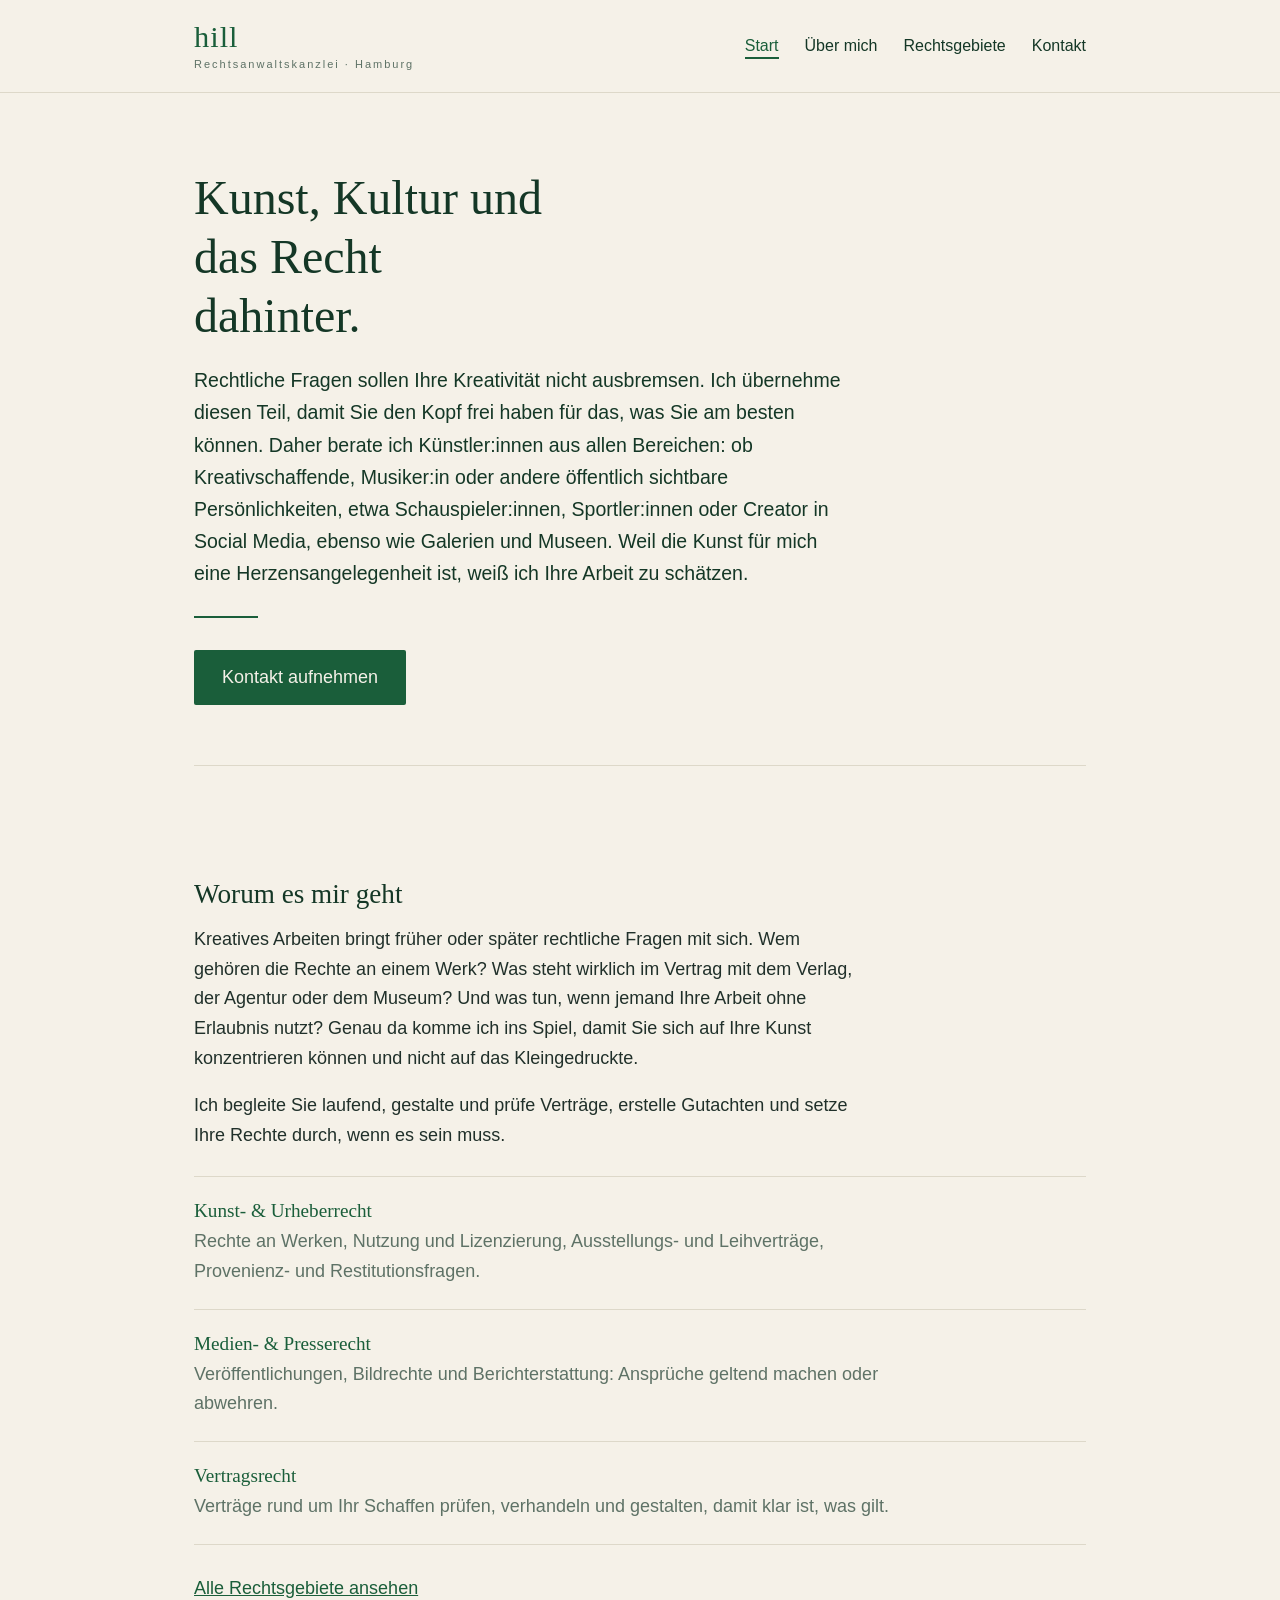
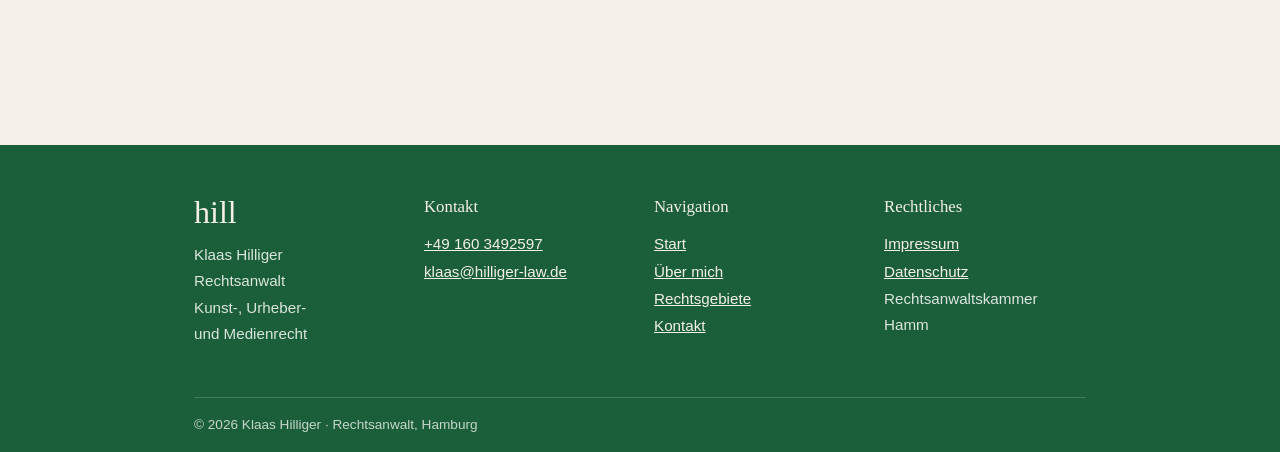
<file: index.html>
<!doctype html><html lang="de"><head><meta charset="utf-8"><meta name="viewport" content="width=device-width,initial-scale=1">
<title>Rechtsanwalt für Kunst- und Urheberrecht – Klaas Hilliger</title>
<meta name="description" content="Klaas Hilliger, Rechtsanwalt in Hamburg. Kunst-, Urheber-, Medien- und Vertragsrecht für Künstler:innen, Musiker:innen, Museen und Kreative.">
<link rel="canonical" href="https://hilliger-law.de/"><link rel="stylesheet" href="style.css"></head><body>
<header class="site"><div class="wrap"><a class="brand" href="/">hill<span class="brandsub">Rechtsanwaltskanzlei · Hamburg</span></a><nav>
<a href="/" class="active">Start</a><a href="ueber-mich.html">Über mich</a><a href="rechtsgebiete.html">Rechtsgebiete</a><a href="kontakt.html">Kontakt</a></nav></div></header>
<main><div class="wrap"><section class="hero">
<h1>Kunst, Kultur und das Recht dahinter.</h1>
<p class="lead">Rechtliche Fragen sollen Ihre Kreativität nicht ausbremsen. Ich übernehme diesen Teil, damit Sie den Kopf frei haben für das, was Sie am besten können. Daher berate ich Künstler:innen aus allen Bereichen: ob Kreativschaffende, Musiker:in oder andere öffentlich sichtbare Persönlichkeiten, etwa Schauspieler:innen, Sportler:innen oder Creator in Social Media, ebenso wie Galerien und Museen. Weil die Kunst für mich eine Herzensangelegenheit ist, weiß ich Ihre Arbeit zu schätzen.</p>
<hr class="rule"><a class="btn" href="kontakt.html">Kontakt aufnehmen</a></section>
<section class="pad pad-t"><h2>Worum es mir geht</h2>
<p>Kreatives Arbeiten bringt früher oder später rechtliche Fragen mit sich. Wem gehören die Rechte an einem Werk? Was steht wirklich im Vertrag mit dem Verlag, der Agentur oder dem Museum? Und was tun, wenn jemand Ihre Arbeit ohne Erlaubnis nutzt? Genau da komme ich ins Spiel, damit Sie sich auf Ihre Kunst konzentrieren können und nicht auf das Kleingedruckte.</p>
<p>Ich begleite Sie laufend, gestalte und prüfe Verträge, erstelle Gutachten und setze Ihre Rechte durch, wenn es sein muss.</p>
<ul class="areas">
<li><h3>Kunst- &amp; Urheberrecht</h3><p>Rechte an Werken, Nutzung und Lizenzierung, Ausstellungs- und Leihverträge, Provenienz- und Restitutionsfragen.</p></li>
<li><h3>Medien- &amp; Presserecht</h3><p>Veröffentlichungen, Bildrechte und Berichterstattung: Ansprüche geltend machen oder abwehren.</p></li>
<li><h3>Vertragsrecht</h3><p>Verträge rund um Ihr Schaffen prüfen, verhandeln und gestalten, damit klar ist, was gilt.</p></li></ul>
<p style="margin-top:1.6em"><a href="rechtsgebiete.html">Alle Rechtsgebiete ansehen</a></p></section></div></main>
<footer class="site"><div class="wrap"><div class="cols">
<div><div class="fbrand serif">hill</div><p>Klaas Hilliger<br>Rechtsanwalt</p><p>Kunst-, Urheber-<br>und Medienrecht</p></div>
<div><h4>Kontakt</h4><ul><li><a href="tel:+491603492597">+49 160 3492597</a></li><li><a href="mailto:klaas@hilliger-law.de">klaas@hilliger-law.de</a></li></ul></div>
<div><h4>Navigation</h4><ul><li><a href="/">Start</a></li><li><a href="ueber-mich.html">Über mich</a></li><li><a href="rechtsgebiete.html">Rechtsgebiete</a></li><li><a href="kontakt.html">Kontakt</a></li></ul></div>
<div><h4>Rechtliches</h4><ul><li><a href="impressum.html">Impressum</a></li><li><a href="datenschutz.html">Datenschutz</a></li><li>Rechtsanwaltskammer Hamm</li></ul></div>
</div><div class="legal">© 2026 Klaas Hilliger · Rechtsanwalt, Hamburg</div></div></footer></body></html>
</file>
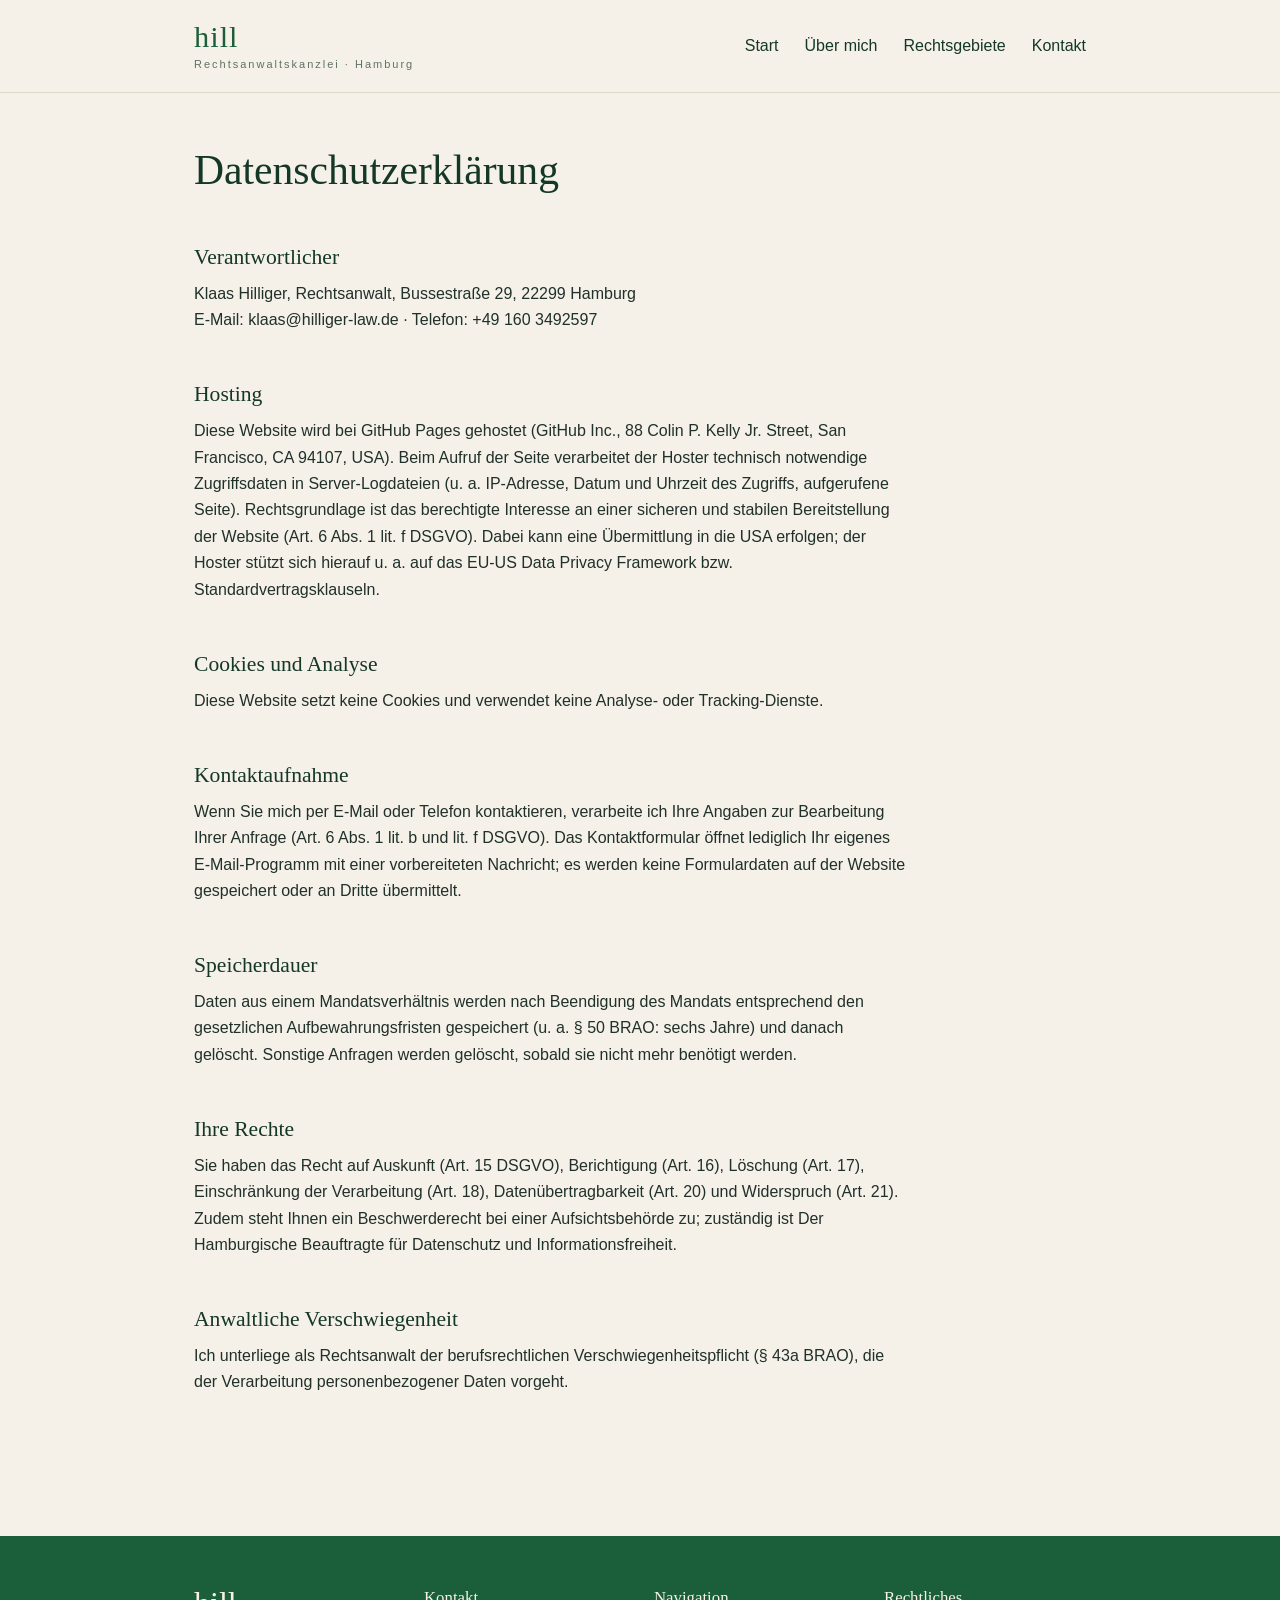
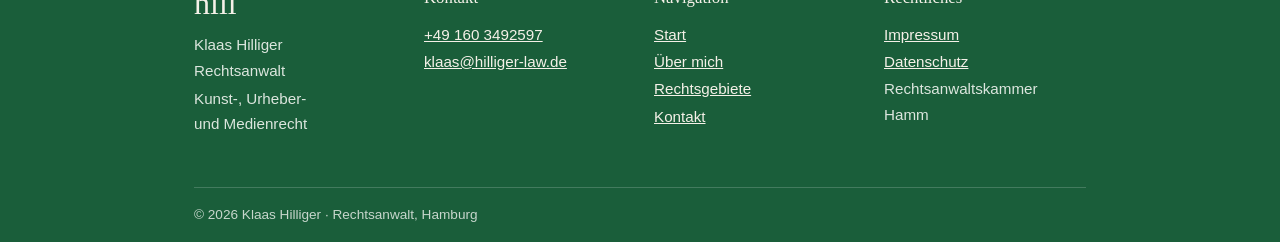
<file: datenschutz.html>
<!doctype html><html lang="de"><head><meta charset="utf-8"><meta name="viewport" content="width=device-width,initial-scale=1">
<title>Datenschutz – Klaas Hilliger, Rechtsanwalt</title><meta name="robots" content="noindex">
<link rel="canonical" href="https://hilliger-law.de/datenschutz.html"><link rel="stylesheet" href="style.css"></head><body>
<header class="site"><div class="wrap"><a class="brand" href="/">hill<span class="brandsub">Rechtsanwaltskanzlei · Hamburg</span></a><nav>
<a href="/">Start</a><a href="ueber-mich.html">Über mich</a><a href="rechtsgebiete.html">Rechtsgebiete</a><a href="kontakt.html">Kontakt</a></nav></div></header>
<main><div class="wrap pad legaldoc"><h1>Datenschutzerklärung</h1>
<h2>Verantwortlicher</h2><p>Klaas Hilliger, Rechtsanwalt, Bussestraße 29, 22299 Hamburg<br>E-Mail: klaas@hilliger-law.de · Telefon: +49 160 3492597</p>
<h2>Hosting</h2><p>Diese Website wird bei GitHub Pages gehostet (GitHub Inc., 88 Colin P. Kelly Jr. Street, San Francisco, CA 94107, USA). Beim Aufruf der Seite verarbeitet der Hoster technisch notwendige Zugriffsdaten in Server-Logdateien (u. a. IP-Adresse, Datum und Uhrzeit des Zugriffs, aufgerufene Seite). Rechtsgrundlage ist das berechtigte Interesse an einer sicheren und stabilen Bereitstellung der Website (Art. 6 Abs. 1 lit. f DSGVO). Dabei kann eine Übermittlung in die USA erfolgen; der Hoster stützt sich hierauf u. a. auf das EU-US Data Privacy Framework bzw. Standardvertragsklauseln.</p>
<h2>Cookies und Analyse</h2><p>Diese Website setzt keine Cookies und verwendet keine Analyse- oder Tracking-Dienste.</p>
<h2>Kontaktaufnahme</h2><p>Wenn Sie mich per E-Mail oder Telefon kontaktieren, verarbeite ich Ihre Angaben zur Bearbeitung Ihrer Anfrage (Art. 6 Abs. 1 lit. b und lit. f DSGVO). Das Kontaktformular öffnet lediglich Ihr eigenes E-Mail-Programm mit einer vorbereiteten Nachricht; es werden keine Formulardaten auf der Website gespeichert oder an Dritte übermittelt.</p>
<h2>Speicherdauer</h2><p>Daten aus einem Mandatsverhältnis werden nach Beendigung des Mandats entsprechend den gesetzlichen Aufbewahrungsfristen gespeichert (u. a. § 50 BRAO: sechs Jahre) und danach gelöscht. Sonstige Anfragen werden gelöscht, sobald sie nicht mehr benötigt werden.</p>
<h2>Ihre Rechte</h2><p>Sie haben das Recht auf Auskunft (Art. 15 DSGVO), Berichtigung (Art. 16), Löschung (Art. 17), Einschränkung der Verarbeitung (Art. 18), Datenübertragbarkeit (Art. 20) und Widerspruch (Art. 21). Zudem steht Ihnen ein Beschwerderecht bei einer Aufsichtsbehörde zu; zuständig ist Der Hamburgische Beauftragte für Datenschutz und Informationsfreiheit.</p>
<h2>Anwaltliche Verschwiegenheit</h2><p>Ich unterliege als Rechtsanwalt der berufsrechtlichen Verschwiegenheitspflicht (§ 43a BRAO), die der Verarbeitung personenbezogener Daten vorgeht.</p></div></main>
<footer class="site"><div class="wrap"><div class="cols">
<div><div class="fbrand serif">hill</div><p>Klaas Hilliger<br>Rechtsanwalt</p><p>Kunst-, Urheber-<br>und Medienrecht</p></div>
<div><h4>Kontakt</h4><ul><li><a href="tel:+491603492597">+49 160 3492597</a></li><li><a href="mailto:klaas@hilliger-law.de">klaas@hilliger-law.de</a></li></ul></div>
<div><h4>Navigation</h4><ul><li><a href="/">Start</a></li><li><a href="ueber-mich.html">Über mich</a></li><li><a href="rechtsgebiete.html">Rechtsgebiete</a></li><li><a href="kontakt.html">Kontakt</a></li></ul></div>
<div><h4>Rechtliches</h4><ul><li><a href="impressum.html">Impressum</a></li><li><a href="datenschutz.html">Datenschutz</a></li><li>Rechtsanwaltskammer Hamm</li></ul></div>
</div><div class="legal">© 2026 Klaas Hilliger · Rechtsanwalt, Hamburg</div></div></footer></body></html>
</file>
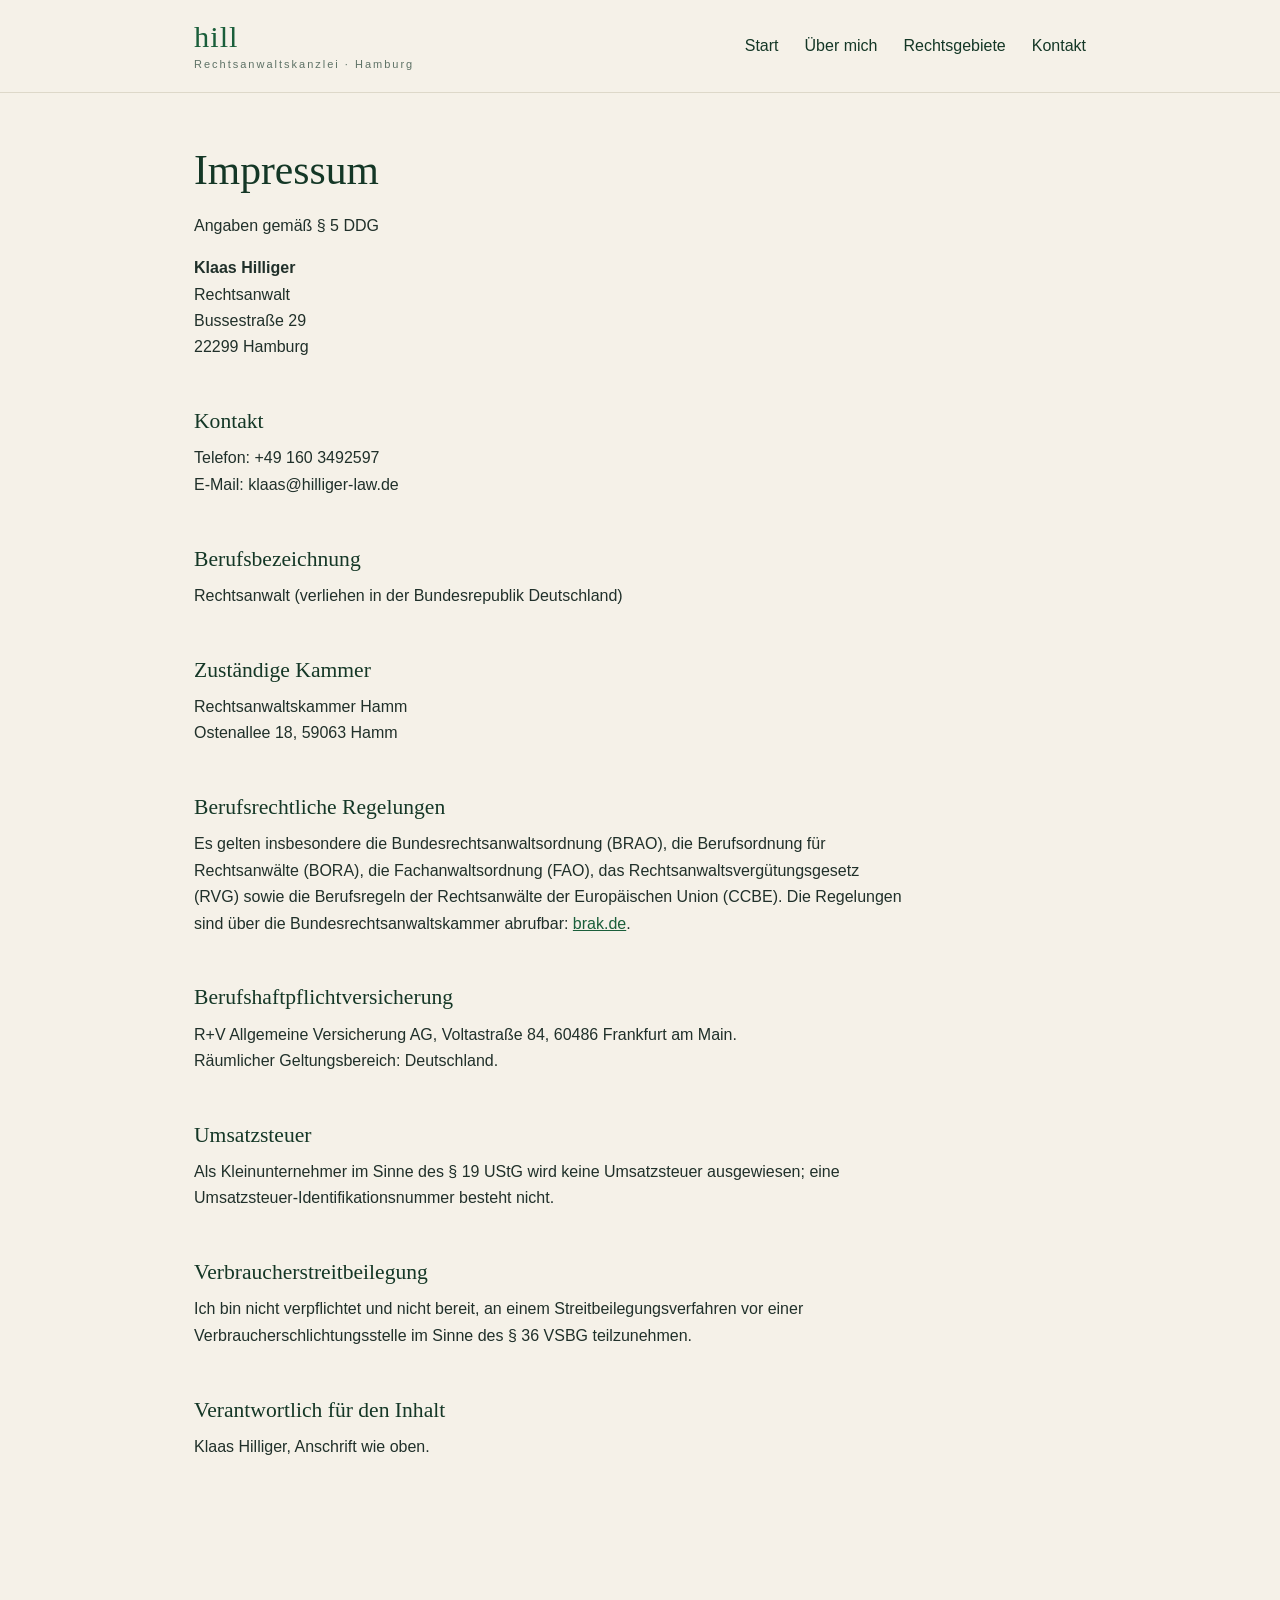
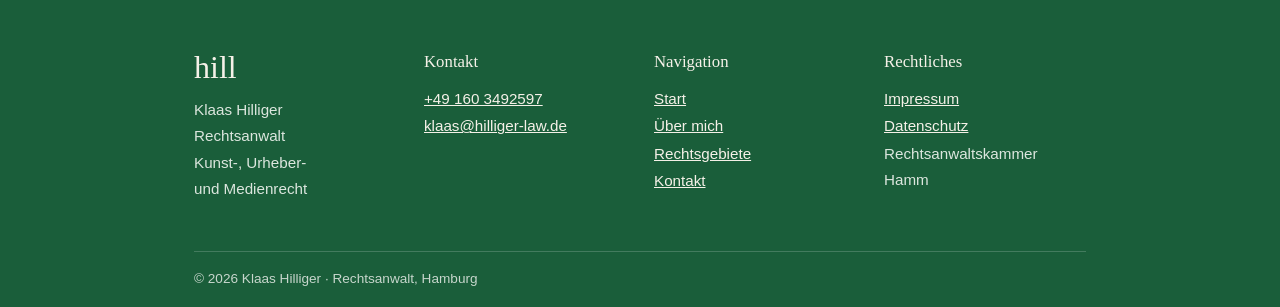
<file: impressum.html>
<!doctype html><html lang="de"><head><meta charset="utf-8"><meta name="viewport" content="width=device-width,initial-scale=1">
<title>Impressum – Klaas Hilliger, Rechtsanwalt</title><meta name="robots" content="noindex">
<link rel="canonical" href="https://hilliger-law.de/impressum.html"><link rel="stylesheet" href="style.css"></head><body>
<header class="site"><div class="wrap"><a class="brand" href="/">hill<span class="brandsub">Rechtsanwaltskanzlei · Hamburg</span></a><nav>
<a href="/">Start</a><a href="ueber-mich.html">Über mich</a><a href="rechtsgebiete.html">Rechtsgebiete</a><a href="kontakt.html">Kontakt</a></nav></div></header>
<main><div class="wrap pad legaldoc"><h1>Impressum</h1>
<p>Angaben gemäß § 5 DDG</p>
<p><strong>Klaas Hilliger</strong><br>Rechtsanwalt<br>Bussestraße 29<br>22299 Hamburg</p>
<h2>Kontakt</h2><p>Telefon: +49 160 3492597<br>E-Mail: klaas@hilliger-law.de</p>
<h2>Berufsbezeichnung</h2><p>Rechtsanwalt (verliehen in der Bundesrepublik Deutschland)</p>
<h2>Zuständige Kammer</h2><p>Rechtsanwaltskammer Hamm<br>Ostenallee 18, 59063 Hamm</p>
<h2>Berufsrechtliche Regelungen</h2><p>Es gelten insbesondere die Bundesrechtsanwaltsordnung (BRAO), die Berufsordnung für Rechtsanwälte (BORA), die Fachanwaltsordnung (FAO), das Rechtsanwaltsvergütungsgesetz (RVG) sowie die Berufsregeln der Rechtsanwälte der Europäischen Union (CCBE). Die Regelungen sind über die Bundesrechtsanwaltskammer abrufbar: <a href="https://www.brak.de" rel="noopener">brak.de</a>.</p>
<h2>Berufshaftpflichtversicherung</h2><p>R+V Allgemeine Versicherung AG, Voltastraße 84, 60486 Frankfurt am Main.<br>Räumlicher Geltungsbereich: Deutschland.</p>
<h2>Umsatzsteuer</h2><p>Als Kleinunternehmer im Sinne des § 19 UStG wird keine Umsatzsteuer ausgewiesen; eine Umsatzsteuer-Identifikationsnummer besteht nicht.</p>
<h2>Verbraucherstreitbeilegung</h2><p>Ich bin nicht verpflichtet und nicht bereit, an einem Streitbeilegungsverfahren vor einer Verbraucherschlichtungsstelle im Sinne des § 36 VSBG teilzunehmen.</p>
<h2>Verantwortlich für den Inhalt</h2><p>Klaas Hilliger, Anschrift wie oben.</p></div></main>
<footer class="site"><div class="wrap"><div class="cols">
<div><div class="fbrand serif">hill</div><p>Klaas Hilliger<br>Rechtsanwalt</p><p>Kunst-, Urheber-<br>und Medienrecht</p></div>
<div><h4>Kontakt</h4><ul><li><a href="tel:+491603492597">+49 160 3492597</a></li><li><a href="mailto:klaas@hilliger-law.de">klaas@hilliger-law.de</a></li></ul></div>
<div><h4>Navigation</h4><ul><li><a href="/">Start</a></li><li><a href="ueber-mich.html">Über mich</a></li><li><a href="rechtsgebiete.html">Rechtsgebiete</a></li><li><a href="kontakt.html">Kontakt</a></li></ul></div>
<div><h4>Rechtliches</h4><ul><li><a href="impressum.html">Impressum</a></li><li><a href="datenschutz.html">Datenschutz</a></li><li>Rechtsanwaltskammer Hamm</li></ul></div>
</div><div class="legal">© 2026 Klaas Hilliger · Rechtsanwalt, Hamburg</div></div></footer></body></html>
</file>
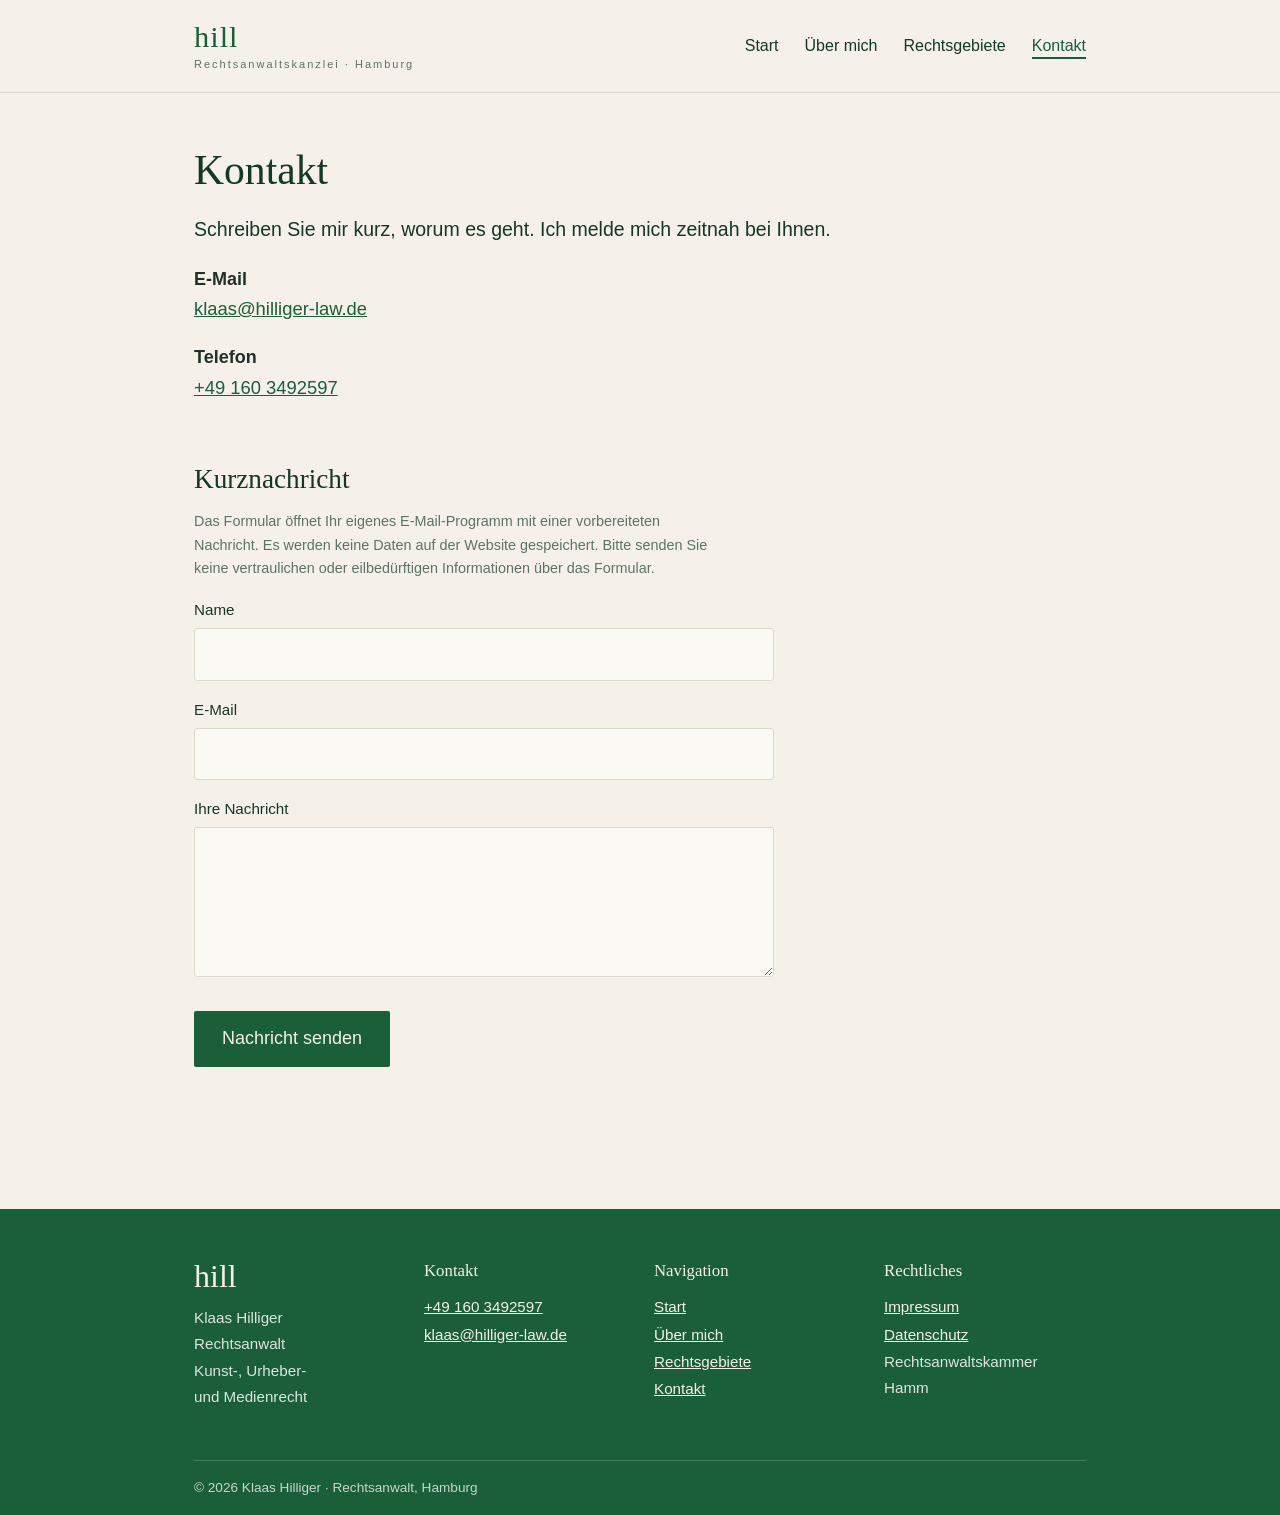
<file: kontakt.html>
<!doctype html><html lang="de"><head><meta charset="utf-8"><meta name="viewport" content="width=device-width,initial-scale=1">
<title>Kontakt – Klaas Hilliger, Rechtsanwalt</title>
<meta name="description" content="Kontakt zu Rechtsanwalt Klaas Hilliger in Hamburg: E-Mail, Telefon und Kurznachricht.">
<link rel="canonical" href="https://hilliger-law.de/kontakt.html"><link rel="stylesheet" href="style.css"></head><body>
<header class="site"><div class="wrap"><a class="brand" href="/">hill<span class="brandsub">Rechtsanwaltskanzlei · Hamburg</span></a><nav>
<a href="/">Start</a><a href="ueber-mich.html">Über mich</a><a href="rechtsgebiete.html">Rechtsgebiete</a><a href="kontakt.html" class="active">Kontakt</a></nav></div></header>
<main><div class="wrap pad"><h1>Kontakt</h1>
<p class="lead">Schreiben Sie mir kurz, worum es geht. Ich melde mich zeitnah bei Ihnen.</p>
<div class="contactblock"><p><strong>E-Mail</strong><br><a href="mailto:klaas@hilliger-law.de">klaas@hilliger-law.de</a></p>
<p><strong>Telefon</strong><br><a href="tel:+491603492597">+49 160 3492597</a></p></div>
<h2>Kurznachricht</h2>
<p class="note">Das Formular öffnet Ihr eigenes E-Mail-Programm mit einer vorbereiteten Nachricht. Es werden keine Daten auf der Website gespeichert. Bitte senden Sie keine vertraulichen oder eilbedürftigen Informationen über das Formular.</p>
<form class="k" id="kf">
<label for="n">Name</label><input id="n" type="text" required>
<label for="e">E-Mail</label><input id="e" type="email" required>
<label for="m">Ihre Nachricht</label><textarea id="m" required></textarea>
<p style="margin-top:18px"><button class="btn" type="submit" style="border:0;cursor:pointer;font:inherit">Nachricht senden</button></p></form>
<script>document.getElementById('kf').addEventListener('submit',function(ev){ev.preventDefault();
var b='Name: '+document.getElementById('n').value+'\nE-Mail: '+document.getElementById('e').value+'\n\n'+document.getElementById('m').value;
window.location.href='mailto:klaas@hilliger-law.de?subject='+encodeURIComponent('Anfrage über die Website')+'&body='+encodeURIComponent(b);});</script>
</div></main>
<footer class="site"><div class="wrap"><div class="cols">
<div><div class="fbrand serif">hill</div><p>Klaas Hilliger<br>Rechtsanwalt</p><p>Kunst-, Urheber-<br>und Medienrecht</p></div>
<div><h4>Kontakt</h4><ul><li><a href="tel:+491603492597">+49 160 3492597</a></li><li><a href="mailto:klaas@hilliger-law.de">klaas@hilliger-law.de</a></li></ul></div>
<div><h4>Navigation</h4><ul><li><a href="/">Start</a></li><li><a href="ueber-mich.html">Über mich</a></li><li><a href="rechtsgebiete.html">Rechtsgebiete</a></li><li><a href="kontakt.html">Kontakt</a></li></ul></div>
<div><h4>Rechtliches</h4><ul><li><a href="impressum.html">Impressum</a></li><li><a href="datenschutz.html">Datenschutz</a></li><li>Rechtsanwaltskammer Hamm</li></ul></div>
</div><div class="legal">© 2026 Klaas Hilliger · Rechtsanwalt, Hamburg</div></div></footer></body></html>
</file>
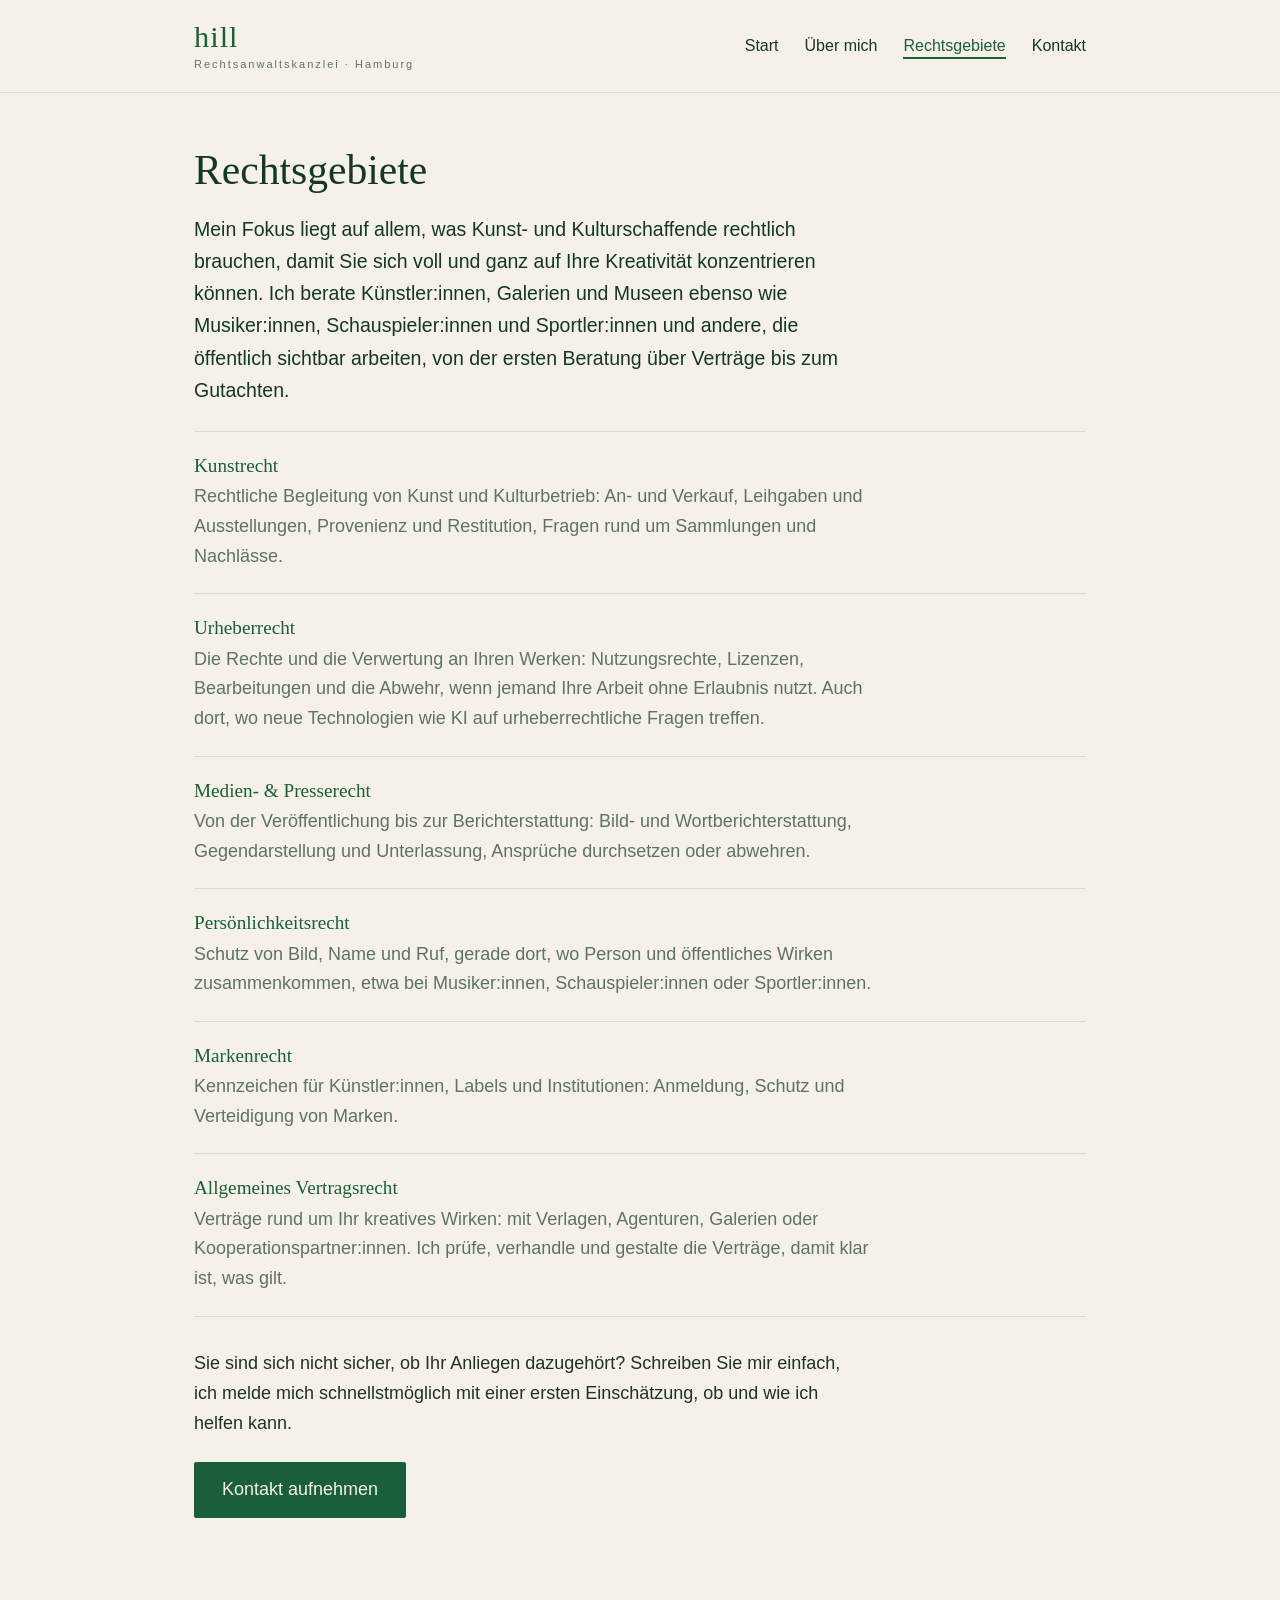
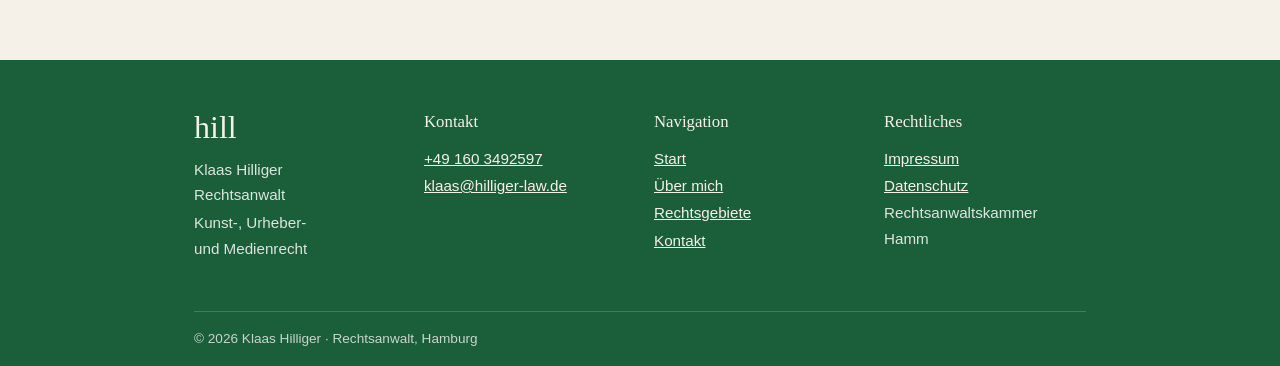
<file: rechtsgebiete.html>
<!doctype html><html lang="de"><head><meta charset="utf-8"><meta name="viewport" content="width=device-width,initial-scale=1">
<title>Rechtsgebiete – Klaas Hilliger, Rechtsanwalt</title>
<meta name="description" content="Kunst-, Urheber-, Medien-, Presse-, Persönlichkeits-, Marken- und Vertragsrecht für Künstler:innen, Musiker:innen, Sportler:innen, Museen und Kreative.">
<link rel="canonical" href="https://hilliger-law.de/rechtsgebiete.html"><link rel="stylesheet" href="style.css"></head><body>
<header class="site"><div class="wrap"><a class="brand" href="/">hill<span class="brandsub">Rechtsanwaltskanzlei · Hamburg</span></a><nav>
<a href="/">Start</a><a href="ueber-mich.html">Über mich</a><a href="rechtsgebiete.html" class="active">Rechtsgebiete</a><a href="kontakt.html">Kontakt</a></nav></div></header>
<main><div class="wrap pad"><h1>Rechtsgebiete</h1>
<p class="lead">Mein Fokus liegt auf allem, was Kunst- und Kulturschaffende rechtlich brauchen, damit Sie sich voll und ganz auf Ihre Kreativität konzentrieren können. Ich berate Künstler:innen, Galerien und Museen ebenso wie Musiker:innen, Schauspieler:innen und Sportler:innen und andere, die öffentlich sichtbar arbeiten, von der ersten Beratung über Verträge bis zum Gutachten.</p>
<ul class="areas">
<li><h3>Kunstrecht</h3><p>Rechtliche Begleitung von Kunst und Kulturbetrieb: An- und Verkauf, Leihgaben und Ausstellungen, Provenienz und Restitution, Fragen rund um Sammlungen und Nachlässe.</p></li>
<li><h3>Urheberrecht</h3><p>Die Rechte und die Verwertung an Ihren Werken: Nutzungsrechte, Lizenzen, Bearbeitungen und die Abwehr, wenn jemand Ihre Arbeit ohne Erlaubnis nutzt. Auch dort, wo neue Technologien wie KI auf urheberrechtliche Fragen treffen.</p></li>
<li><h3>Medien- &amp; Presserecht</h3><p>Von der Veröffentlichung bis zur Berichterstattung: Bild- und Wortberichterstattung, Gegendarstellung und Unterlassung, Ansprüche durchsetzen oder abwehren.</p></li>
<li><h3>Persönlichkeitsrecht</h3><p>Schutz von Bild, Name und Ruf, gerade dort, wo Person und öffentliches Wirken zusammenkommen, etwa bei Musiker:innen, Schauspieler:innen oder Sportler:innen.</p></li>
<li><h3>Markenrecht</h3><p>Kennzeichen für Künstler:innen, Labels und Institutionen: Anmeldung, Schutz und Verteidigung von Marken.</p></li>
<li><h3>Allgemeines Vertragsrecht</h3><p>Verträge rund um Ihr kreatives Wirken: mit Verlagen, Agenturen, Galerien oder Kooperationspartner:innen. Ich prüfe, verhandle und gestalte die Verträge, damit klar ist, was gilt.</p></li></ul>
<p style="margin-top:1.8em">Sie sind sich nicht sicher, ob Ihr Anliegen dazugehört? Schreiben Sie mir einfach, ich melde mich schnellstmöglich mit einer ersten Einschätzung, ob und wie ich helfen kann.</p>
<p><a class="btn" href="kontakt.html">Kontakt aufnehmen</a></p></div></main>
<footer class="site"><div class="wrap"><div class="cols">
<div><div class="fbrand serif">hill</div><p>Klaas Hilliger<br>Rechtsanwalt</p><p>Kunst-, Urheber-<br>und Medienrecht</p></div>
<div><h4>Kontakt</h4><ul><li><a href="tel:+491603492597">+49 160 3492597</a></li><li><a href="mailto:klaas@hilliger-law.de">klaas@hilliger-law.de</a></li></ul></div>
<div><h4>Navigation</h4><ul><li><a href="/">Start</a></li><li><a href="ueber-mich.html">Über mich</a></li><li><a href="rechtsgebiete.html">Rechtsgebiete</a></li><li><a href="kontakt.html">Kontakt</a></li></ul></div>
<div><h4>Rechtliches</h4><ul><li><a href="impressum.html">Impressum</a></li><li><a href="datenschutz.html">Datenschutz</a></li><li>Rechtsanwaltskammer Hamm</li></ul></div>
</div><div class="legal">© 2026 Klaas Hilliger · Rechtsanwalt, Hamburg</div></div></footer></body></html>
</file>
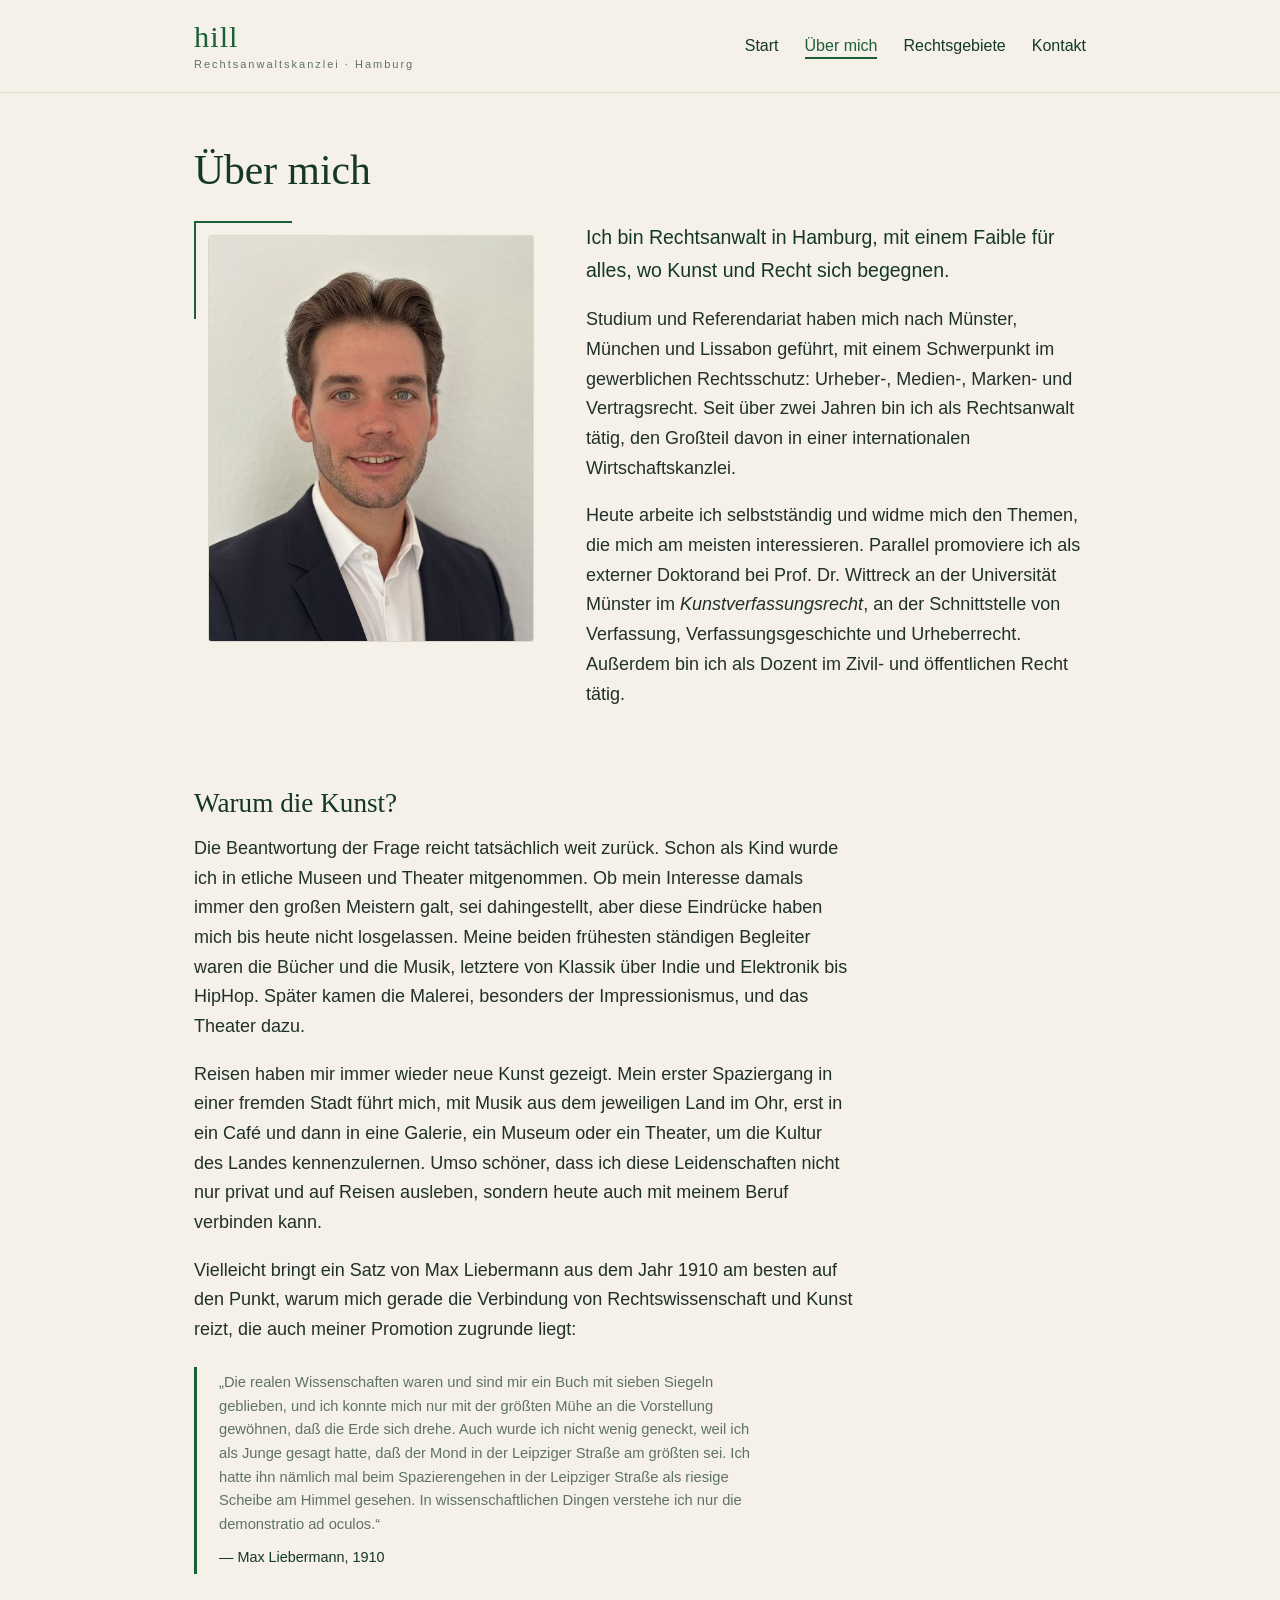
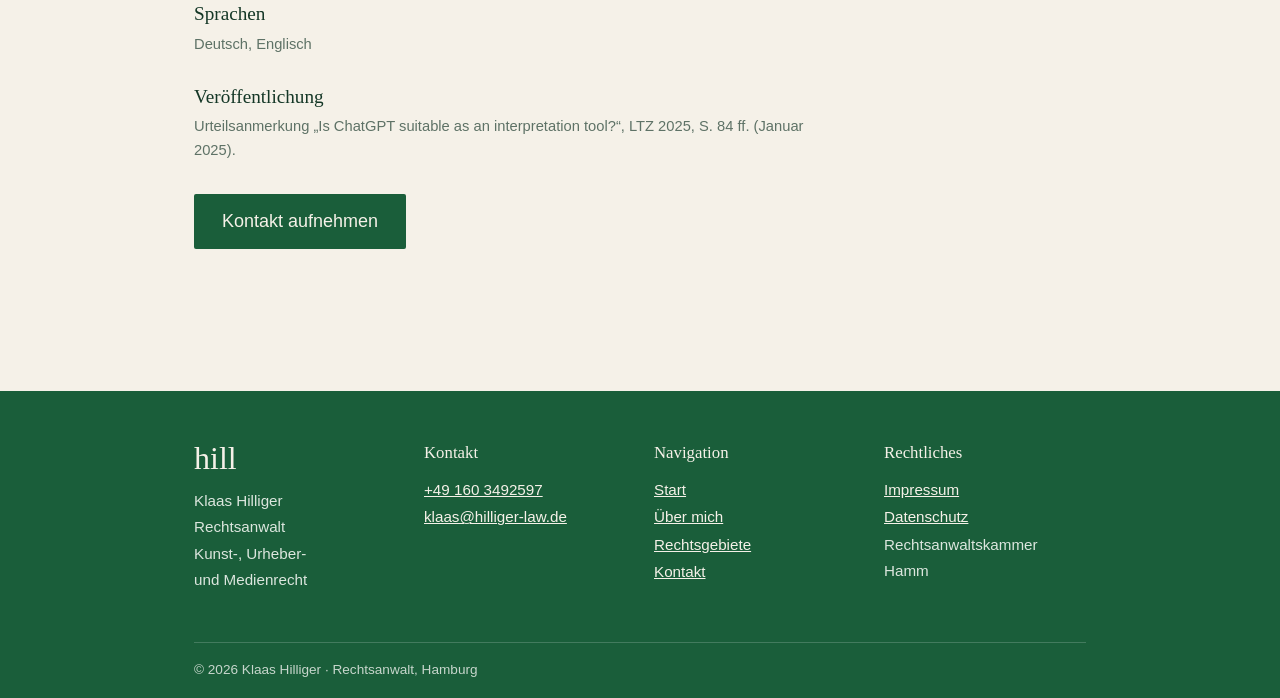
<file: ueber-mich.html>
<!doctype html><html lang="de"><head><meta charset="utf-8"><meta name="viewport" content="width=device-width,initial-scale=1">
<title>Über mich – Klaas Hilliger, Rechtsanwalt</title>
<meta name="description" content="Klaas Hilliger, Rechtsanwalt in Hamburg, Doktorand im Kunstverfassungsrecht. Warum mich Kunst und Recht gleichermaßen begeistern.">
<link rel="canonical" href="https://hilliger-law.de/ueber-mich.html"><link rel="stylesheet" href="style.css"></head><body>
<header class="site"><div class="wrap"><a class="brand" href="/">hill<span class="brandsub">Rechtsanwaltskanzlei · Hamburg</span></a><nav>
<a href="/">Start</a><a href="ueber-mich.html" class="active">Über mich</a><a href="rechtsgebiete.html">Rechtsgebiete</a><a href="kontakt.html">Kontakt</a></nav></div></header>
<main><div class="wrap pad"><h1>Über mich</h1>
<div class="grid2" style="margin-top:1.4em">
<div class="portrait-wrap"><img class="portrait" src="img/klaas.jpg" alt="Porträt von Klaas Hilliger"></div>
<div><p class="lead">Ich bin Rechtsanwalt in Hamburg, mit einem Faible für alles, wo Kunst und Recht sich begegnen.</p>
<p>Studium und Referendariat haben mich nach Münster, München und Lissabon geführt, mit einem Schwerpunkt im gewerblichen Rechtsschutz: Urheber-, Medien-, Marken- und Vertragsrecht. Seit über zwei Jahren bin ich als Rechtsanwalt tätig, den Großteil davon in einer internationalen Wirtschaftskanzlei.</p>
<p>Heute arbeite ich selbstständig und widme mich den Themen, die mich am meisten interessieren. Parallel promoviere ich als externer Doktorand bei Prof. Dr. Wittreck an der Universität Münster im <em>Kunstverfassungsrecht</em>, an der Schnittstelle von Verfassung, Verfassungsgeschichte und Urheberrecht. Außerdem bin ich als Dozent im Zivil- und öffentlichen Recht tätig.</p></div></div>
<div style="margin-top:2.4em"><h2>Warum die Kunst?</h2>
<p>Die Beantwortung der Frage reicht tatsächlich weit zurück. Schon als Kind wurde ich in etliche Museen und Theater mitgenommen. Ob mein Interesse damals immer den großen Meistern galt, sei dahingestellt, aber diese Eindrücke haben mich bis heute nicht losgelassen. Meine beiden frühesten ständigen Begleiter waren die Bücher und die Musik, letztere von Klassik über Indie und Elektronik bis HipHop. Später kamen die Malerei, besonders der Impressionismus, und das Theater dazu.</p>
<p>Reisen haben mir immer wieder neue Kunst gezeigt. Mein erster Spaziergang in einer fremden Stadt führt mich, mit Musik aus dem jeweiligen Land im Ohr, erst in ein Café und dann in eine Galerie, ein Museum oder ein Theater, um die Kultur des Landes kennenzulernen. Umso schöner, dass ich diese Leidenschaften nicht nur privat und auf Reisen ausleben, sondern heute auch mit meinem Beruf verbinden kann.</p>
<p>Vielleicht bringt ein Satz von Max Liebermann aus dem Jahr 1910 am besten auf den Punkt, warum mich gerade die Verbindung von Rechtswissenschaft und Kunst reizt, die auch meiner Promotion zugrunde liegt:</p>
<blockquote class="zitat">„Die realen Wissenschaften waren und sind mir ein Buch mit sieben Siegeln geblieben, und ich konnte mich nur mit der größten Mühe an die Vorstellung gewöhnen, daß die Erde sich drehe. Auch wurde ich nicht wenig geneckt, weil ich als Junge gesagt hatte, daß der Mond in der Leipziger Straße am größten sei. Ich hatte ihn nämlich mal beim Spazierengehen in der Leipziger Straße als riesige Scheibe am Himmel gesehen. In wissenschaftlichen Dingen verstehe ich nur die demonstratio ad oculos.“<cite>— Max Liebermann, 1910</cite></blockquote>
<h3>Sprachen</h3><p class="small">Deutsch, Englisch</p>
<h3>Veröffentlichung</h3><p class="small">Urteilsanmerkung „Is ChatGPT suitable as an interpretation tool?“, LTZ 2025, S. 84 ff. (Januar 2025).</p>
<p style="margin-top:1.4em"><a class="btn" href="kontakt.html">Kontakt aufnehmen</a></p></div></div></main>
<footer class="site"><div class="wrap"><div class="cols">
<div><div class="fbrand serif">hill</div><p>Klaas Hilliger<br>Rechtsanwalt</p><p>Kunst-, Urheber-<br>und Medienrecht</p></div>
<div><h4>Kontakt</h4><ul><li><a href="tel:+491603492597">+49 160 3492597</a></li><li><a href="mailto:klaas@hilliger-law.de">klaas@hilliger-law.de</a></li></ul></div>
<div><h4>Navigation</h4><ul><li><a href="/">Start</a></li><li><a href="ueber-mich.html">Über mich</a></li><li><a href="rechtsgebiete.html">Rechtsgebiete</a></li><li><a href="kontakt.html">Kontakt</a></li></ul></div>
<div><h4>Rechtliches</h4><ul><li><a href="impressum.html">Impressum</a></li><li><a href="datenschutz.html">Datenschutz</a></li><li>Rechtsanwaltskammer Hamm</li></ul></div>
</div><div class="legal">© 2026 Klaas Hilliger · Rechtsanwalt, Hamburg</div></div></footer></body></html>
</file>
<file: style.css>
:root{--ivory:#F5F1E8;--paper:#FBF9F3;--green:#1A5E3A;--ink:#143726;--muted:#5E7266;--line:#DDD8C9}
*{box-sizing:border-box}html{scroll-behavior:smooth}
body{margin:0;background:var(--ivory);color:#20302a;font-family:-apple-system,"Segoe UI",Roboto,Helvetica,Arial,sans-serif;font-size:18px;line-height:1.65;-webkit-font-smoothing:antialiased}
.wrap{max-width:940px;margin:0 auto;padding:0 24px}
a{color:var(--green)}a:hover{text-decoration:underline}
h1,h2,h3,.serif{font-family:Georgia,"Times New Roman",serif;color:var(--ink);font-weight:400;line-height:1.22}
h1{font-size:2.6rem;margin:0 0 .4em}h2{font-size:1.7rem;margin:2.2em 0 .5em}h3{font-size:1.2rem;margin:1.5em 0 .3em}
p{margin:0 0 1em;max-width:66ch}.lead{font-size:1.22rem;color:var(--ink);max-width:60ch}
header.site{border-bottom:1px solid var(--line)}
header.site .wrap{display:flex;align-items:center;justify-content:space-between;padding:22px 24px}
.brand{font-family:Georgia,serif;font-size:1.9rem;color:var(--green);letter-spacing:1px;text-decoration:none}
nav a{color:var(--ink);margin-left:26px;font-size:1rem;text-decoration:none;white-space:nowrap}
nav a.active{color:var(--green);border-bottom:2px solid var(--green);padding-bottom:3px}
.hero{padding:76px 0 60px}.hero h1{font-size:3rem;max-width:15ch}
.rule{width:64px;height:2px;background:var(--green);border:0;margin:26px 0}
.btn{display:inline-block;background:var(--green);color:var(--ivory);padding:13px 28px;border-radius:2px;margin-top:6px;text-decoration:none}
.btn:hover{background:var(--ink);text-decoration:none}
.pad{padding-top:52px;padding-bottom:52px}.pad-t{border-top:1px solid var(--line)}
.grid2{display:grid;grid-template-columns:340px 1fr;gap:52px;align-items:start}
.areas{margin:1.4em 0 0;padding:0;list-style:none}
.areas li{padding:22px 0;border-top:1px solid var(--line)}.areas li:last-child{border-bottom:1px solid var(--line)}
.areas h3{margin:0 0 .25em;color:var(--green)}.areas p{margin:0;color:var(--muted);max-width:70ch}
.portrait-wrap{position:relative;padding:14px 0 0 14px}
.portrait{width:100%;border-radius:3px;border:1px solid var(--line);display:block}
.portrait-wrap::before{content:"";position:absolute;left:0;top:0;width:96px;height:96px;border-left:2px solid var(--green);border-top:2px solid var(--green)}
footer.site{margin-top:72px;background:var(--green);color:var(--ivory)}
footer.site a{color:var(--ivory)}
footer.site .cols{display:grid;grid-template-columns:1.4fr 1fr 1fr;gap:32px;padding:48px 0}
footer.site h4{font-family:Georgia,serif;font-weight:400;font-size:1.05rem;margin:0 0 .6em}
footer.site .fbrand{font-size:2rem;margin-bottom:.3em}
footer.site p,footer.site li{color:#DCE6DE;font-size:.95rem;line-height:1.7;margin:.1em 0}
footer.site ul{list-style:none;padding:0;margin:0}
.legal{border-top:1px solid rgba(255,255,255,.18);padding:16px 0;font-size:.85rem;color:#C7D6CC}
form.k{max-width:580px}
label{display:block;font-size:.95rem;color:var(--ink);margin:16px 0 6px}
input,textarea{width:100%;padding:12px;border:1px solid var(--line);border-radius:3px;background:var(--paper);font:inherit;font-size:1rem}
input:focus,textarea:focus{outline:2px solid var(--green);border-color:var(--green)}
textarea{min-height:150px;resize:vertical}
.note{font-size:.9rem;color:var(--muted)}
.contactblock{margin:1em 0 1.6em}.contactblock a{font-size:1.15rem}
.small{font-size:.92rem;color:var(--muted);max-width:80ch}
.legaldoc h2{font-size:1.35rem}.legaldoc p,.legaldoc li{max-width:80ch;font-size:1rem}
:focus-visible{outline:2px solid var(--green);outline-offset:2px}
@media(max-width:760px){body{font-size:17px}.hero h1{font-size:2.2rem}h1{font-size:1.9rem}
 header.site .wrap{flex-direction:column;align-items:flex-start;gap:12px}
 nav{display:flex;flex-wrap:wrap;gap:10px 18px}nav a{margin:0}.grid2{grid-template-columns:1fr;gap:28px}.portrait-wrap{max-width:320px}
 footer.site .cols{grid-template-columns:1fr;gap:24px}}
@media(prefers-reduced-motion:reduce){html{scroll-behavior:auto}}
footer.site .fbrand{color:var(--ivory)}
.brand{display:inline-block;line-height:1.05}
.brandsub{display:block;font-family:-apple-system,"Segoe UI",Roboto,Helvetica,Arial,sans-serif;font-size:11px;letter-spacing:2px;color:var(--muted);margin-top:5px}
footer.site .cols{grid-template-columns:1fr 1fr 1fr 1fr;gap:28px}
.zitat{margin:1.5em 0;padding:.3em 0 .3em 22px;border-left:3px solid var(--green);color:var(--muted);font-size:.92rem;line-height:1.6;max-width:70ch}
.zitat cite{display:block;margin-top:.7em;font-style:normal;color:var(--ink);font-size:.9rem}
@media(max-width:760px){footer.site .cols{grid-template-columns:1fr}}
html{-webkit-text-size-adjust:100%;text-size-adjust:100%}
</file>
